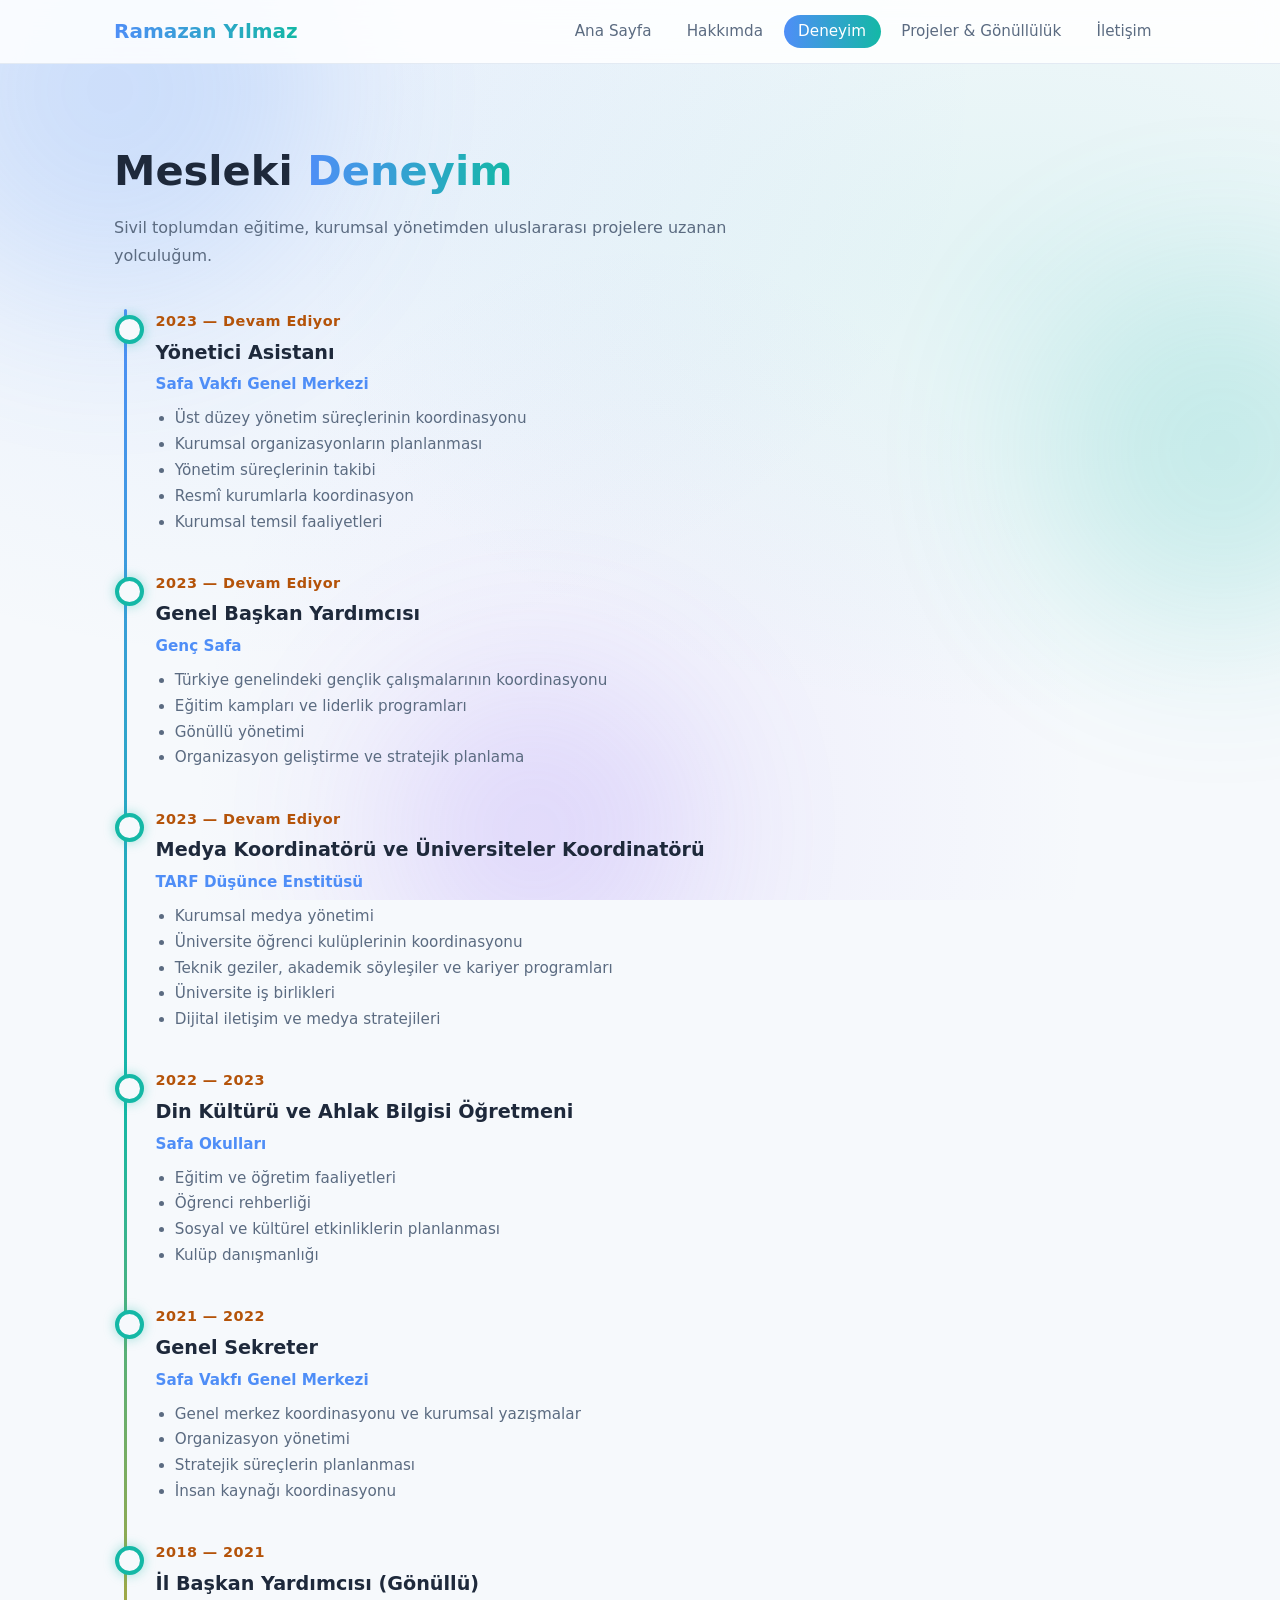
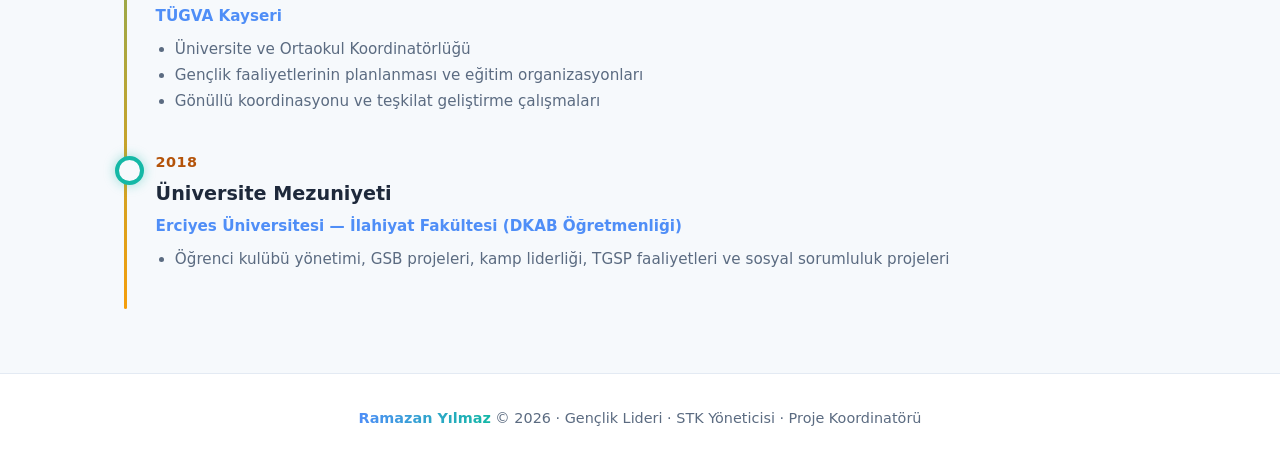
<file: deneyim.html>
<!DOCTYPE html>
<html lang="tr">
<head>
  <meta charset="UTF-8">
  <meta name="viewport" content="width=device-width, initial-scale=1.0">
  <title>Deneyim | Ramazan Yılmaz</title>
  <link rel="stylesheet" href="css/style.css">
</head>
<body data-page="deneyim">
  <div class="bg-blobs">
    <div class="blob blob-1"></div>
    <div class="blob blob-2"></div>
    <div class="blob blob-3"></div>
  </div>

  <header>
    <nav class="nav">
      <a href="index.html" class="logo">Ramazan Yılmaz</a>
      <button class="menu-btn" aria-label="Menü">☰</button>
      <ul class="nav-links">
        <li><a href="index.html">Ana Sayfa</a></li>
        <li><a href="hakkimda.html">Hakkımda</a></li>
        <li><a href="deneyim.html" class="active">Deneyim</a></li>
        <li><a href="projeler.html">Projeler & Gönüllülük</a></li>
        <li><a href="iletisim.html">İletişim</a></li>
      </ul>
    </nav>
  </header>

  <main>
    <section style="padding-top:2rem">
      <h2 class="section-title" id="deneyim-title"></h2>
      <p class="section-sub" id="deneyim-subtitle"></p>

      <div class="timeline" id="timeline"></div>
    </section>
  </main>

  <footer>
    <p><span class="foot-grad">Ramazan Yılmaz</span> © 2026 · Gençlik Lideri · STK Yöneticisi · Proje Koordinatörü</p>
  </footer>

  <script src="js/main.js"></script>
  <script src="js/render.js"></script>
</body>
</html>
</file>
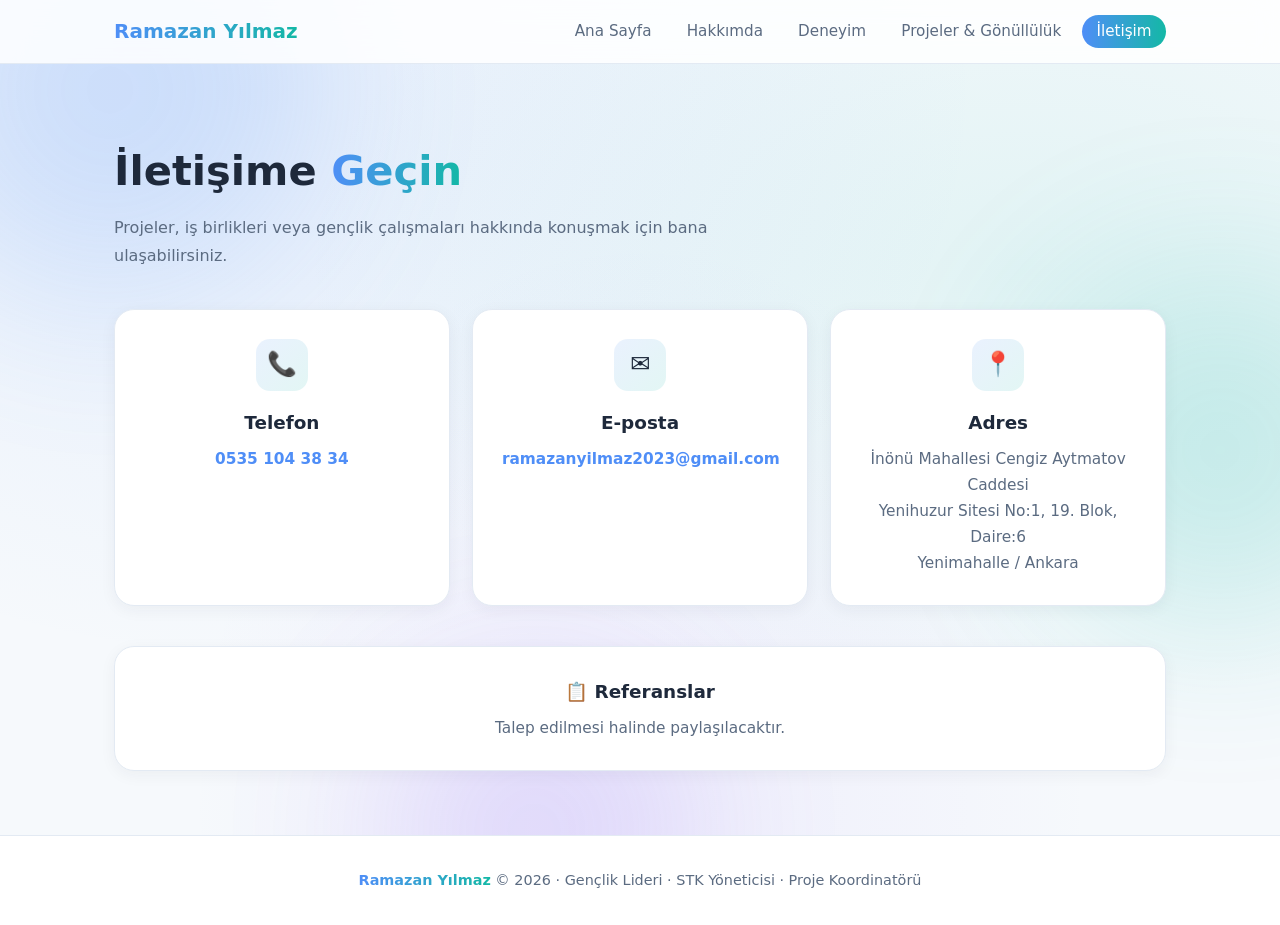
<file: iletisim.html>
<!DOCTYPE html>
<html lang="tr">
<head>
  <meta charset="UTF-8">
  <meta name="viewport" content="width=device-width, initial-scale=1.0">
  <title>İletişim | Ramazan Yılmaz</title>
  <link rel="stylesheet" href="css/style.css">
</head>
<body data-page="iletisim">
  <div class="bg-blobs">
    <div class="blob blob-1"></div>
    <div class="blob blob-2"></div>
    <div class="blob blob-3"></div>
  </div>

  <header>
    <nav class="nav">
      <a href="index.html" class="logo">Ramazan Yılmaz</a>
      <button class="menu-btn" aria-label="Menü">☰</button>
      <ul class="nav-links">
        <li><a href="index.html">Ana Sayfa</a></li>
        <li><a href="hakkimda.html">Hakkımda</a></li>
        <li><a href="deneyim.html">Deneyim</a></li>
        <li><a href="projeler.html">Projeler & Gönüllülük</a></li>
        <li><a href="iletisim.html" class="active">İletişim</a></li>
      </ul>
    </nav>
  </header>

  <main>
    <section class="reveal visible" style="padding-top:2rem">
      <h2 class="section-title" id="iletisim-title"></h2>
      <p class="section-sub" id="iletisim-subtitle"></p>

      <div class="contact-grid">
        <div class="card contact-card">
          <div class="icon">📞</div>
          <h3>Telefon</h3>
          <p><a id="phone-link" href="#"></a></p>
        </div>
        <div class="card contact-card">
          <div class="icon">✉️</div>
          <h3>E-posta</h3>
          <p><a id="email-link" href="#"></a></p>
        </div>
        <div class="card contact-card">
          <div class="icon">📍</div>
          <h3>Adres</h3>
          <p id="address"></p>
        </div>
      </div>

      <div class="card" style="margin-top:2.5rem; text-align:center">
        <h3>📋 Referanslar</h3>
        <p id="referanslar"></p>
      </div>
    </section>
  </main>

  <footer>
    <p><span class="foot-grad">Ramazan Yılmaz</span> © 2026 · Gençlik Lideri · STK Yöneticisi · Proje Koordinatörü</p>
  </footer>

  <script src="js/main.js"></script>
  <script src="js/render.js"></script>
</body>
</html>
</file>
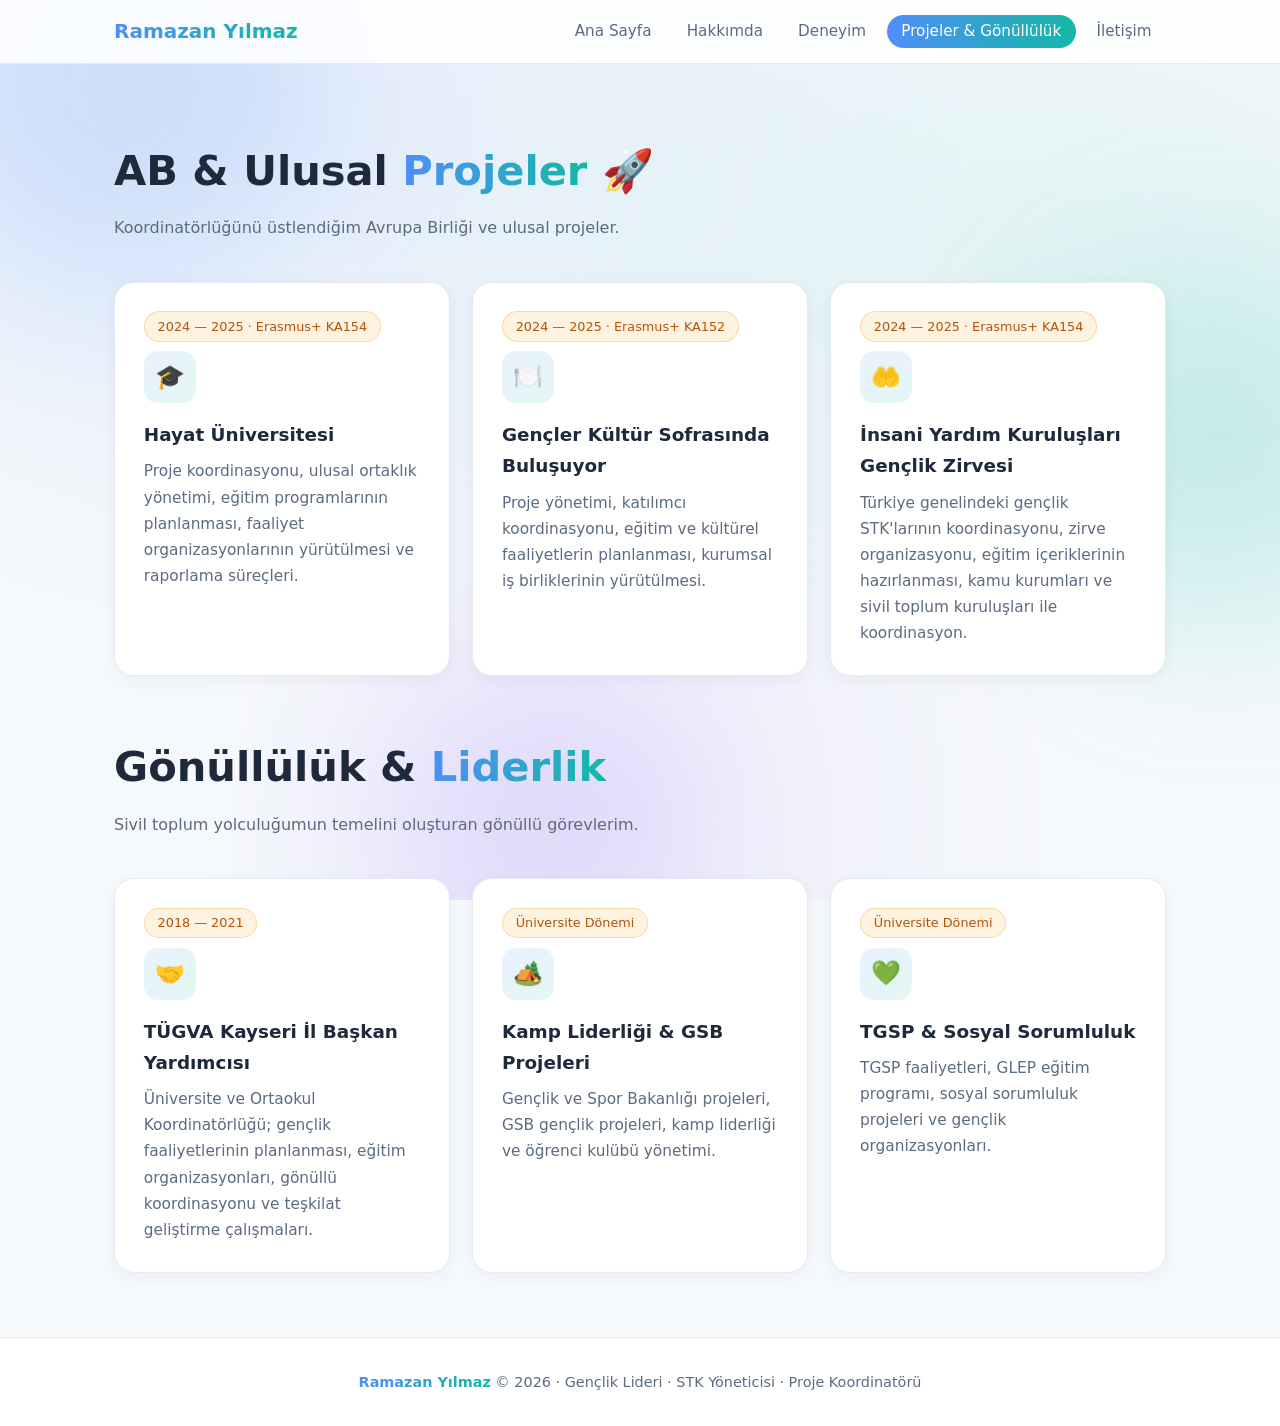
<file: projeler.html>
<!DOCTYPE html>
<html lang="tr">
<head>
  <meta charset="UTF-8">
  <meta name="viewport" content="width=device-width, initial-scale=1.0">
  <title>Projeler & Gönüllülük | Ramazan Yılmaz</title>
  <link rel="stylesheet" href="css/style.css">
</head>
<body data-page="projeler">
  <div class="bg-blobs">
    <div class="blob blob-1"></div>
    <div class="blob blob-2"></div>
    <div class="blob blob-3"></div>
  </div>

  <header>
    <nav class="nav">
      <a href="index.html" class="logo">Ramazan Yılmaz</a>
      <button class="menu-btn" aria-label="Menü">☰</button>
      <ul class="nav-links">
        <li><a href="index.html">Ana Sayfa</a></li>
        <li><a href="hakkimda.html">Hakkımda</a></li>
        <li><a href="deneyim.html">Deneyim</a></li>
        <li><a href="projeler.html" class="active">Projeler & Gönüllülük</a></li>
        <li><a href="iletisim.html">İletişim</a></li>
      </ul>
    </nav>
  </header>

  <main>
    <section class="reveal visible" style="padding-top:2rem">
      <h2 class="section-title" id="ab-title"></h2>
      <p class="section-sub" id="ab-subtitle"></p>
      <div class="grid" id="ab-grid"></div>
    </section>

    <section class="reveal" style="margin-top:3.5rem">
      <h2 class="section-title" id="gonullu-title"></h2>
      <p class="section-sub" id="gonullu-subtitle"></p>
      <div class="grid" id="gonullu-grid"></div>
    </section>
  </main>

  <footer>
    <p><span class="foot-grad">Ramazan Yılmaz</span> © 2026 · Gençlik Lideri · STK Yöneticisi · Proje Koordinatörü</p>
  </footer>

  <script src="js/main.js"></script>
  <script src="js/render.js"></script>
</body>
</html>
</file>
<file: css/style.css>
/* ============ Ramazan Yılmaz — Kişisel Web Sitesi (Açık Tema) ============ */
:root {
  --grad-1: #4f8ef7;   /* gök mavisi */
  --grad-2: #14b8a6;   /* turkuaz */
  --grad-3: #f59e0b;   /* amber */
  --grad-4: #8b5cf6;   /* lavanta */
  --bg: #f6f9fc;
  --bg-soft: #eef3f9;
  --card: #ffffff;
  --card-border: #e3eaf3;
  --text: #1e293b;
  --text-soft: #5b6b81;
  --radius: 20px;
}

* { margin: 0; padding: 0; box-sizing: border-box; }
html { scroll-behavior: smooth; }

body {
  font-family: 'Segoe UI', 'Inter', system-ui, -apple-system, sans-serif;
  background: var(--bg);
  color: var(--text);
  line-height: 1.7;
  overflow-x: hidden;
  min-height: 100vh;
}

/* ---------- Animasyonlu arka plan ---------- */
.bg-blobs {
  position: fixed;
  inset: 0;
  z-index: -1;
  overflow: hidden;
  background:
    radial-gradient(ellipse at 20% 10%, rgba(79, 142, 247, 0.10), transparent 50%),
    radial-gradient(ellipse at 80% 30%, rgba(20, 184, 166, 0.09), transparent 50%),
    radial-gradient(ellipse at 50% 90%, rgba(139, 92, 246, 0.07), transparent 50%),
    var(--bg);
}
.blob {
  position: absolute;
  border-radius: 50%;
  filter: blur(90px);
  opacity: 0.18;
  animation: float 18s ease-in-out infinite alternate;
}
.blob-1 { width: 420px; height: 420px; background: var(--grad-1); top: -120px; left: -100px; }
.blob-2 { width: 360px; height: 360px; background: var(--grad-2); top: 30%; right: -120px; animation-delay: -6s; }
.blob-3 { width: 300px; height: 300px; background: var(--grad-4); bottom: -80px; left: 30%; animation-delay: -12s; }

@keyframes float {
  0%   { transform: translate(0, 0) scale(1); }
  50%  { transform: translate(40px, -30px) scale(1.1); }
  100% { transform: translate(-30px, 40px) scale(0.95); }
}

/* ---------- Navigasyon ---------- */
header {
  position: sticky;
  top: 0;
  z-index: 100;
  backdrop-filter: blur(14px);
  background: rgba(255, 255, 255, 0.85);
  border-bottom: 1px solid var(--card-border);
}
.nav {
  max-width: 1100px;
  margin: 0 auto;
  padding: 0.9rem 1.5rem;
  display: flex;
  align-items: center;
  justify-content: space-between;
}
.logo {
  font-weight: 800;
  font-size: 1.25rem;
  text-decoration: none;
  background: linear-gradient(90deg, var(--grad-1), var(--grad-2));
  -webkit-background-clip: text;
  background-clip: text;
  color: transparent;
}
.nav-links { display: flex; gap: 0.4rem; list-style: none; }
.nav-links a {
  color: var(--text-soft);
  text-decoration: none;
  padding: 0.45rem 0.9rem;
  border-radius: 999px;
  font-size: 0.95rem;
  transition: all 0.25s ease;
}
.nav-links a:hover { color: var(--text); background: var(--bg-soft); }
.nav-links a.active {
  color: #fff;
  background: linear-gradient(90deg, var(--grad-1), var(--grad-2));
}
.menu-btn {
  display: none;
  background: none;
  border: none;
  color: var(--text);
  font-size: 1.6rem;
  cursor: pointer;
}

/* ---------- Genel bölümler ---------- */
main { max-width: 1100px; margin: 0 auto; padding: 2.5rem 1.5rem 4rem; }

.section-title {
  font-size: clamp(1.8rem, 4vw, 2.6rem);
  font-weight: 800;
  margin-bottom: 0.5rem;
}
.section-title span {
  background: linear-gradient(90deg, var(--grad-1), var(--grad-2));
  -webkit-background-clip: text;
  background-clip: text;
  color: transparent;
}
.section-sub { color: var(--text-soft); margin-bottom: 2.5rem; max-width: 700px; }

/* ---------- Hero ---------- */
.hero {
  min-height: 78vh;
  display: flex;
  flex-direction: column;
  justify-content: center;
  gap: 1.2rem;
}
.hero .tag {
  display: inline-flex;
  width: fit-content;
  padding: 0.4rem 1.1rem;
  border-radius: 999px;
  border: 1px solid var(--card-border);
  background: var(--card);
  color: var(--text-soft);
  font-size: 0.9rem;
  box-shadow: 0 2px 10px rgba(30, 41, 59, 0.05);
  animation: fadeUp 0.8s ease both;
}
.hero h1 {
  font-size: clamp(2.4rem, 6vw, 4.2rem);
  font-weight: 900;
  line-height: 1.15;
  animation: fadeUp 0.8s 0.15s ease both;
}
.hero h1 span {
  background: linear-gradient(90deg, var(--grad-1), var(--grad-2), var(--grad-4), var(--grad-1));
  background-size: 300% 100%;
  -webkit-background-clip: text;
  background-clip: text;
  color: transparent;
  animation: gradientShift 8s linear infinite;
}
@keyframes gradientShift {
  0% { background-position: 0% 0; }
  100% { background-position: 300% 0; }
}
.hero p { max-width: 640px; color: var(--text-soft); font-size: 1.1rem; animation: fadeUp 0.8s 0.3s ease both; }
.hero-actions { display: flex; gap: 1rem; flex-wrap: wrap; margin-top: 0.5rem; animation: fadeUp 0.8s 0.45s ease both; }

.btn {
  display: inline-block;
  padding: 0.8rem 1.8rem;
  border-radius: 999px;
  text-decoration: none;
  font-weight: 700;
  transition: transform 0.25s ease, box-shadow 0.25s ease;
}
.btn-primary {
  background: linear-gradient(90deg, var(--grad-1), var(--grad-2));
  color: #fff;
  box-shadow: 0 8px 24px rgba(79, 142, 247, 0.35);
}
.btn-ghost { border: 1px solid var(--card-border); color: var(--text); background: var(--card); }
.btn:hover { transform: translateY(-3px); box-shadow: 0 12px 30px rgba(20, 184, 166, 0.30); }

/* ---------- Sayaçlar ---------- */
.stats {
  display: grid;
  grid-template-columns: repeat(auto-fit, minmax(160px, 1fr));
  gap: 1.2rem;
  margin: 3rem 0;
}
.stat {
  text-align: center;
  padding: 1.6rem 1rem;
  border-radius: var(--radius);
  background: var(--card);
  border: 1px solid var(--card-border);
  box-shadow: 0 4px 16px rgba(30, 41, 59, 0.05);
}
.stat .num {
  font-size: 2.2rem;
  font-weight: 900;
  background: linear-gradient(90deg, var(--grad-1), var(--grad-2));
  -webkit-background-clip: text;
  background-clip: text;
  color: transparent;
}
.stat .lbl { color: var(--text-soft); font-size: 0.92rem; }

/* ---------- Kartlar ---------- */
.grid { display: grid; grid-template-columns: repeat(auto-fit, minmax(280px, 1fr)); gap: 1.4rem; }
.card {
  background: var(--card);
  border: 1px solid var(--card-border);
  border-radius: var(--radius);
  padding: 1.8rem;
  box-shadow: 0 4px 16px rgba(30, 41, 59, 0.05);
  transition: transform 0.3s ease, border-color 0.3s ease, box-shadow 0.3s ease;
}
.card:hover {
  transform: translateY(-6px);
  border-color: rgba(79, 142, 247, 0.4);
  box-shadow: 0 16px 36px rgba(79, 142, 247, 0.15);
}
.card .icon {
  width: 52px; height: 52px;
  display: flex; align-items: center; justify-content: center;
  border-radius: 14px;
  font-size: 1.5rem;
  margin-bottom: 1rem;
  background: linear-gradient(135deg, rgba(79, 142, 247, 0.12), rgba(20, 184, 166, 0.12));
}
.card h3 { margin-bottom: 0.5rem; font-size: 1.15rem; }
.card p { color: var(--text-soft); font-size: 0.96rem; }
.card-img {
  width: 100%;
  height: 160px;
  object-fit: cover;
  border-radius: 14px;
  margin-bottom: 1rem;
  display: block;
}
.profile-photo {
  width: 160px;
  height: 160px;
  object-fit: cover;
  border-radius: 50%;
  border: 4px solid var(--card);
  box-shadow: 0 8px 24px rgba(30, 41, 59, 0.12);
  margin-bottom: 1.5rem;
}
.card .date {
  display: inline-block;
  margin-bottom: 0.6rem;
  padding: 0.2rem 0.8rem;
  font-size: 0.8rem;
  border-radius: 999px;
  background: rgba(245, 158, 11, 0.12);
  color: #b45309;
  border: 1px solid rgba(245, 158, 11, 0.3);
}

/* ---------- Zaman çizelgesi ---------- */
.timeline { position: relative; margin-top: 2rem; }
.timeline::before {
  content: "";
  position: absolute;
  left: 10px;
  top: 0;
  bottom: 0;
  width: 3px;
  border-radius: 3px;
  background: linear-gradient(180deg, var(--grad-1), var(--grad-2), var(--grad-3));
}
.t-item { position: relative; padding: 0 0 2.2rem 2.6rem; }
.t-item::before {
  content: "";
  position: absolute;
  left: 1px;
  top: 6px;
  width: 21px; height: 21px;
  border-radius: 50%;
  background: var(--bg);
  border: 4px solid var(--grad-2);
  box-shadow: 0 0 12px rgba(20, 184, 166, 0.4);
}
.t-item .t-date { color: #b45309; font-weight: 700; font-size: 0.9rem; letter-spacing: 0.03em; }
.t-item h3 { font-size: 1.2rem; margin: 0.2rem 0; }
.t-item .t-org { color: var(--grad-1); font-weight: 600; font-size: 0.95rem; margin-bottom: 0.5rem; }
.t-item ul { color: var(--text-soft); padding-left: 1.2rem; font-size: 0.95rem; }

/* ---------- Rozetler ---------- */
.chips { display: flex; flex-wrap: wrap; gap: 0.7rem; }
.chip {
  padding: 0.5rem 1.2rem;
  border-radius: 999px;
  background: var(--card);
  border: 1px solid var(--card-border);
  color: var(--text);
  font-size: 0.92rem;
  box-shadow: 0 2px 8px rgba(30, 41, 59, 0.04);
  transition: all 0.25s ease;
}
.chip:hover {
  background: linear-gradient(90deg, var(--grad-1), var(--grad-2));
  border-color: transparent;
  color: #fff;
  transform: translateY(-2px);
}

/* ---------- İletişim ---------- */
.contact-grid { display: grid; grid-template-columns: repeat(auto-fit, minmax(260px, 1fr)); gap: 1.4rem; }
.contact-card { text-align: center; }
.contact-card .icon { margin: 0 auto 1rem; }
.contact-card a { color: var(--grad-1); text-decoration: none; font-weight: 600; }

/* ---------- Scroll animasyonu ---------- */
.reveal { opacity: 0; transform: translateY(30px); transition: opacity 0.7s ease, transform 0.7s ease; }
.reveal.visible { opacity: 1; transform: translateY(0); }
@keyframes fadeUp {
  from { opacity: 0; transform: translateY(30px); }
  to { opacity: 1; transform: translateY(0); }
}

/* ---------- Altbilgi ---------- */
footer {
  border-top: 1px solid var(--card-border);
  padding: 2rem 1.5rem;
  text-align: center;
  color: var(--text-soft);
  font-size: 0.9rem;
  background: var(--card);
}
footer .foot-grad {
  background: linear-gradient(90deg, var(--grad-1), var(--grad-2));
  -webkit-background-clip: text;
  background-clip: text;
  color: transparent;
  font-weight: 700;
}

/* ---------- Mobil ---------- */
@media (max-width: 760px) {
  .menu-btn { display: block; }
  .nav-links {
    display: none;
    position: absolute;
    top: 100%;
    left: 0; right: 0;
    flex-direction: column;
    background: rgba(255, 255, 255, 0.98);
    padding: 1rem 1.5rem 1.5rem;
    border-bottom: 1px solid var(--card-border);
  }
  .nav-links.open { display: flex; }
  .hero { min-height: 60vh; }
}
</file>
